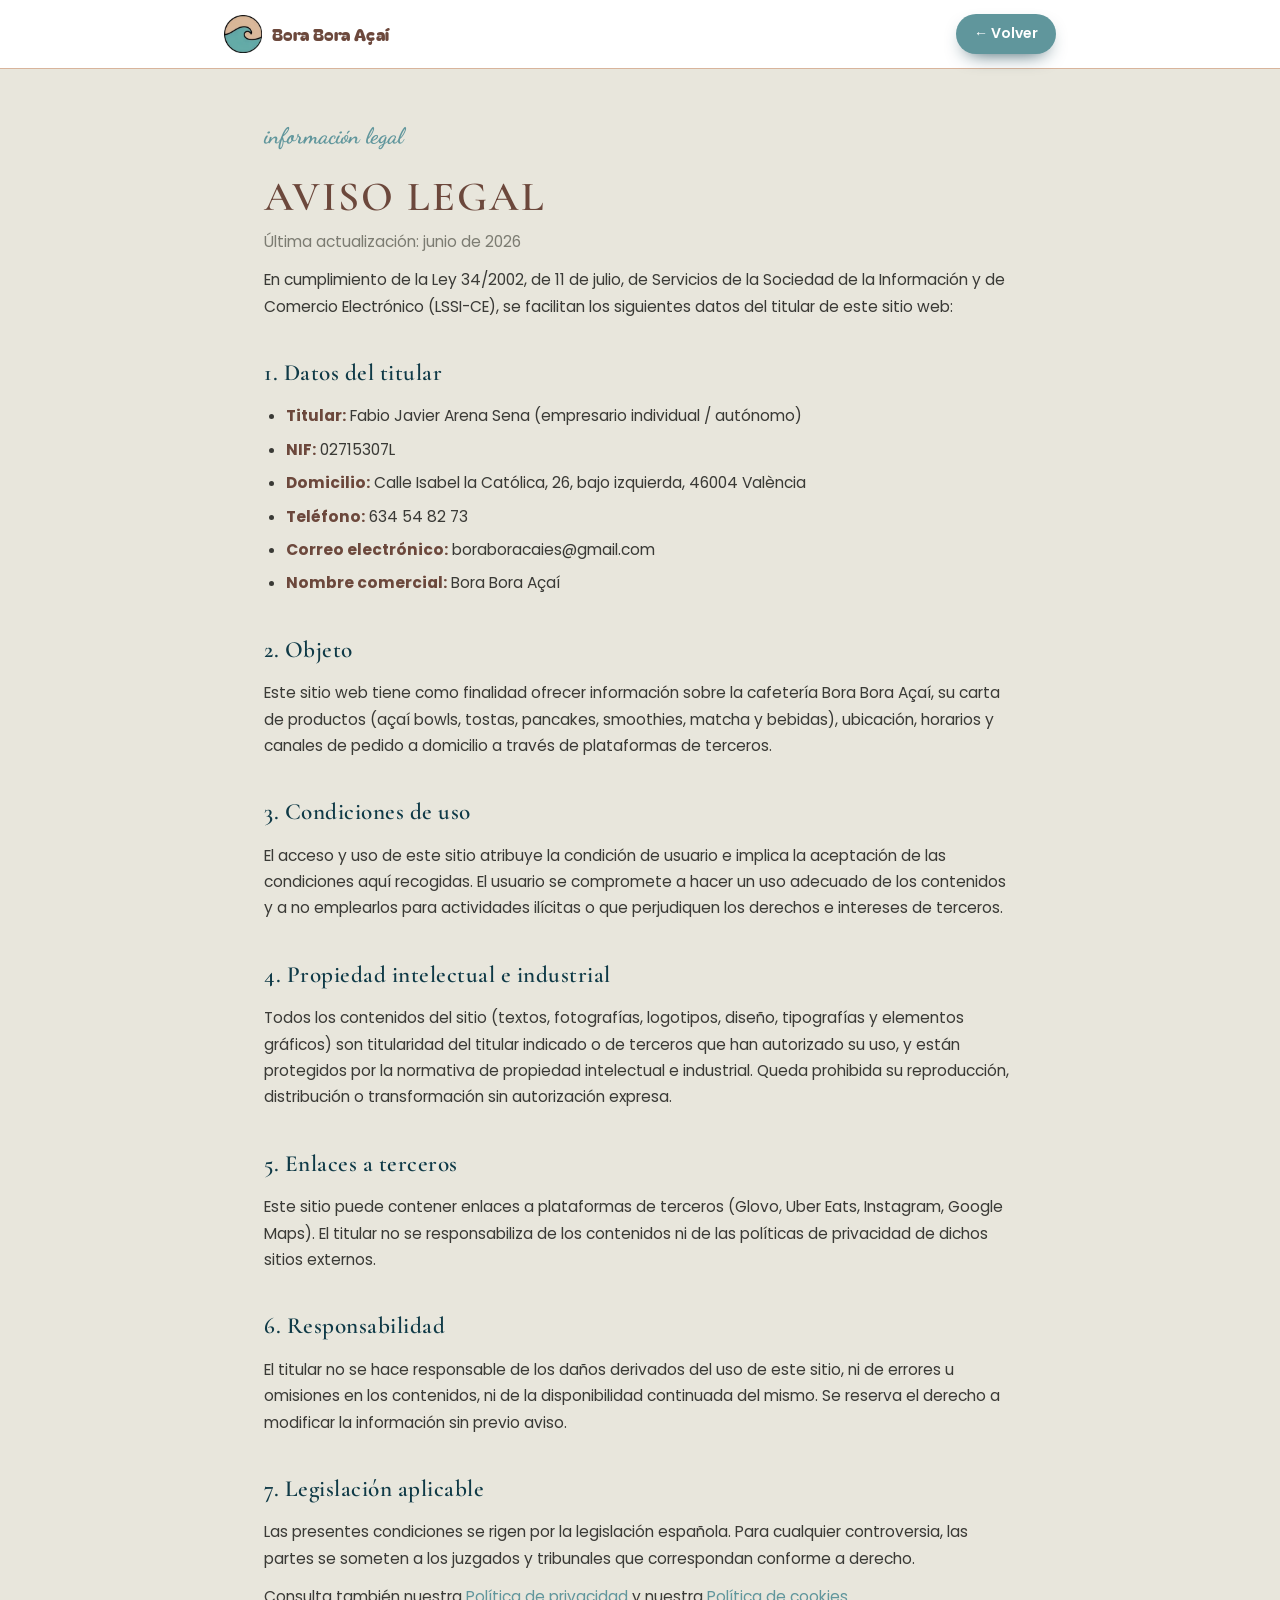
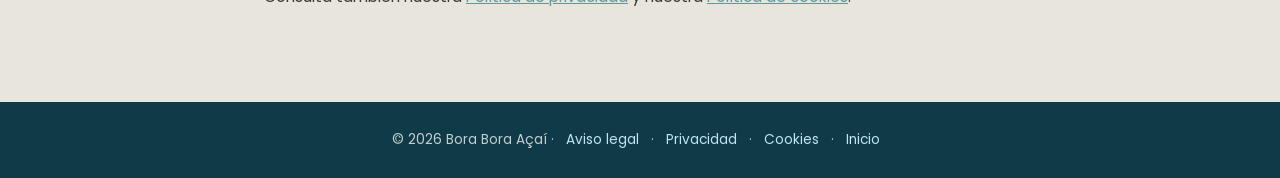
<file: aviso-legal.html>
<!DOCTYPE html>
<html lang="es">
<head>
<meta charset="UTF-8">
<meta name="viewport" content="width=device-width, initial-scale=1.0">
<title>Aviso legal · Bora Bora Açaí</title>
<meta name="description" content="Aviso legal de Bora Bora Açaí.">
<meta name="robots" content="noindex, follow">
<link rel="canonical" href="https://boraboracai.es/aviso-legal.html">
<link rel="preconnect" href="https://fonts.googleapis.com">
<link rel="preconnect" href="https://fonts.gstatic.com" crossorigin>
<link href="https://fonts.googleapis.com/css2?family=Bagel+Fat+One&family=Cormorant+Garamond:wght@600&family=Dancing+Script:wght@700&family=Poppins:wght@300;400;600&display=swap" rel="stylesheet">
<link rel="stylesheet" href="legal.css">
</head>
<body>

<header class="legal-header">
  <div class="bar">
    <a class="legal-brand" href="index.html"><img src="assets/logo-bora.png" alt="Bora Bora Açaí"><b>Bora Bora Açaí</b></a>
    <a class="legal-back" href="index.html">← Volver</a>
  </div>
</header>

<main class="legal-wrap">
  <span class="legal-kicker">información legal</span>
  <h1>Aviso legal</h1>
  <p class="legal-updated">Última actualización: junio de 2026</p>

  <p>En cumplimiento de la Ley 34/2002, de 11 de julio, de Servicios de la Sociedad de la Información y de Comercio Electrónico (LSSI-CE), se facilitan los siguientes datos del titular de este sitio web:</p>

  <h2>1. Datos del titular</h2>
  <ul>
    <li><strong>Titular:</strong> Fabio Javier Arena Sena (empresario individual / autónomo)</li>
    <li><strong>NIF:</strong> 02715307L</li>
    <li><strong>Domicilio:</strong> Calle Isabel la Católica, 26, bajo izquierda, 46004 València</li>
    <li><strong>Teléfono:</strong> 634 54 82 73</li>
    <li><strong>Correo electrónico:</strong> boraboracaies@gmail.com</li>
    <li><strong>Nombre comercial:</strong> Bora Bora Açaí</li>
  </ul>

  <h2>2. Objeto</h2>
  <p>Este sitio web tiene como finalidad ofrecer información sobre la cafetería Bora Bora Açaí, su carta de productos (açaí bowls, tostas, pancakes, smoothies, matcha y bebidas), ubicación, horarios y canales de pedido a domicilio a través de plataformas de terceros.</p>

  <h2>3. Condiciones de uso</h2>
  <p>El acceso y uso de este sitio atribuye la condición de usuario e implica la aceptación de las condiciones aquí recogidas. El usuario se compromete a hacer un uso adecuado de los contenidos y a no emplearlos para actividades ilícitas o que perjudiquen los derechos e intereses de terceros.</p>

  <h2>4. Propiedad intelectual e industrial</h2>
  <p>Todos los contenidos del sitio (textos, fotografías, logotipos, diseño, tipografías y elementos gráficos) son titularidad del titular indicado o de terceros que han autorizado su uso, y están protegidos por la normativa de propiedad intelectual e industrial. Queda prohibida su reproducción, distribución o transformación sin autorización expresa.</p>

  <h2>5. Enlaces a terceros</h2>
  <p>Este sitio puede contener enlaces a plataformas de terceros (Glovo, Uber Eats, Instagram, Google Maps). El titular no se responsabiliza de los contenidos ni de las políticas de privacidad de dichos sitios externos.</p>

  <h2>6. Responsabilidad</h2>
  <p>El titular no se hace responsable de los daños derivados del uso de este sitio, ni de errores u omisiones en los contenidos, ni de la disponibilidad continuada del mismo. Se reserva el derecho a modificar la información sin previo aviso.</p>

  <h2>7. Legislación aplicable</h2>
  <p>Las presentes condiciones se rigen por la legislación española. Para cualquier controversia, las partes se someten a los juzgados y tribunales que correspondan conforme a derecho.</p>

  <p>Consulta también nuestra <a href="privacidad.html">Política de privacidad</a> y nuestra <a href="cookies.html">Política de cookies</a>.</p>
</main>

<footer class="legal-footer">
  © <span id="y"></span> Bora Bora Açaí ·
  <a href="aviso-legal.html">Aviso legal</a> ·
  <a href="privacidad.html">Privacidad</a> ·
  <a href="cookies.html">Cookies</a> ·
  <a href="index.html">Inicio</a>
  <script>document.getElementById('y').textContent=new Date().getFullYear()</script>
</footer>

</body>
</html>
</file>
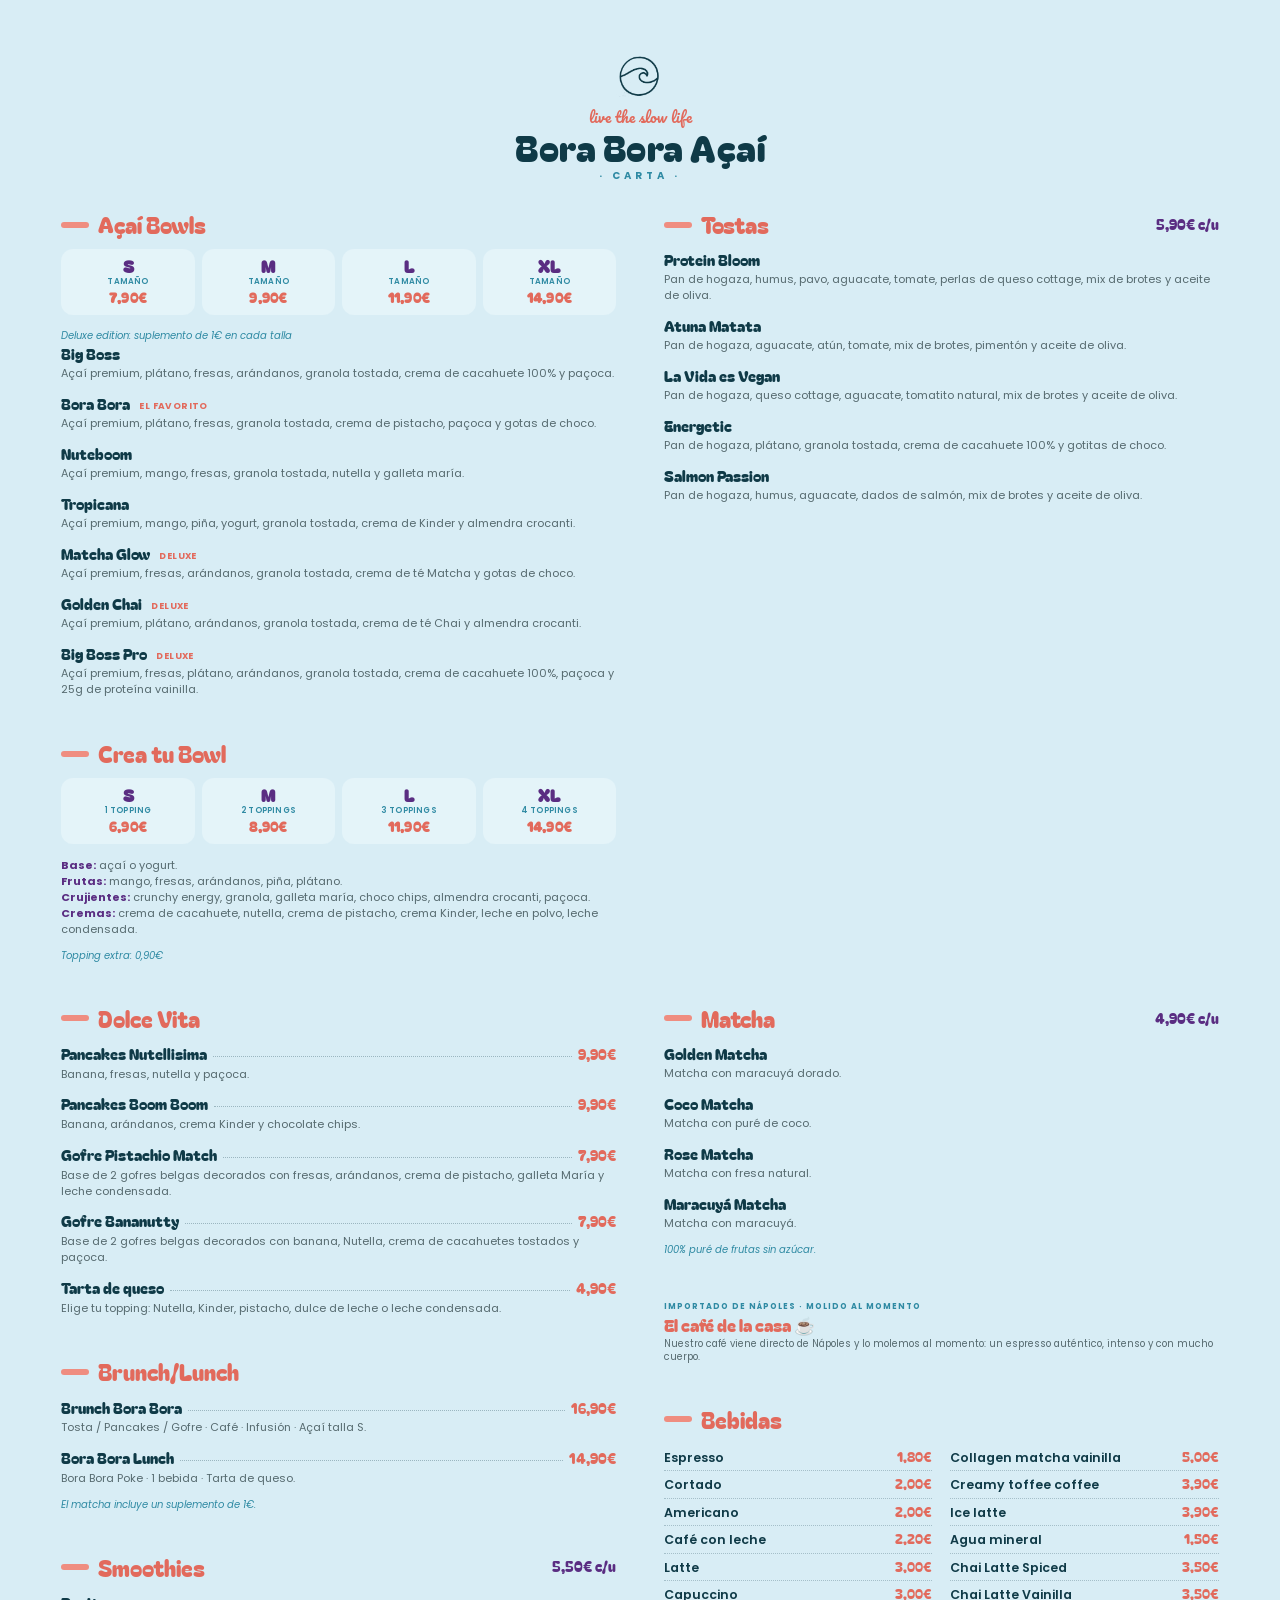
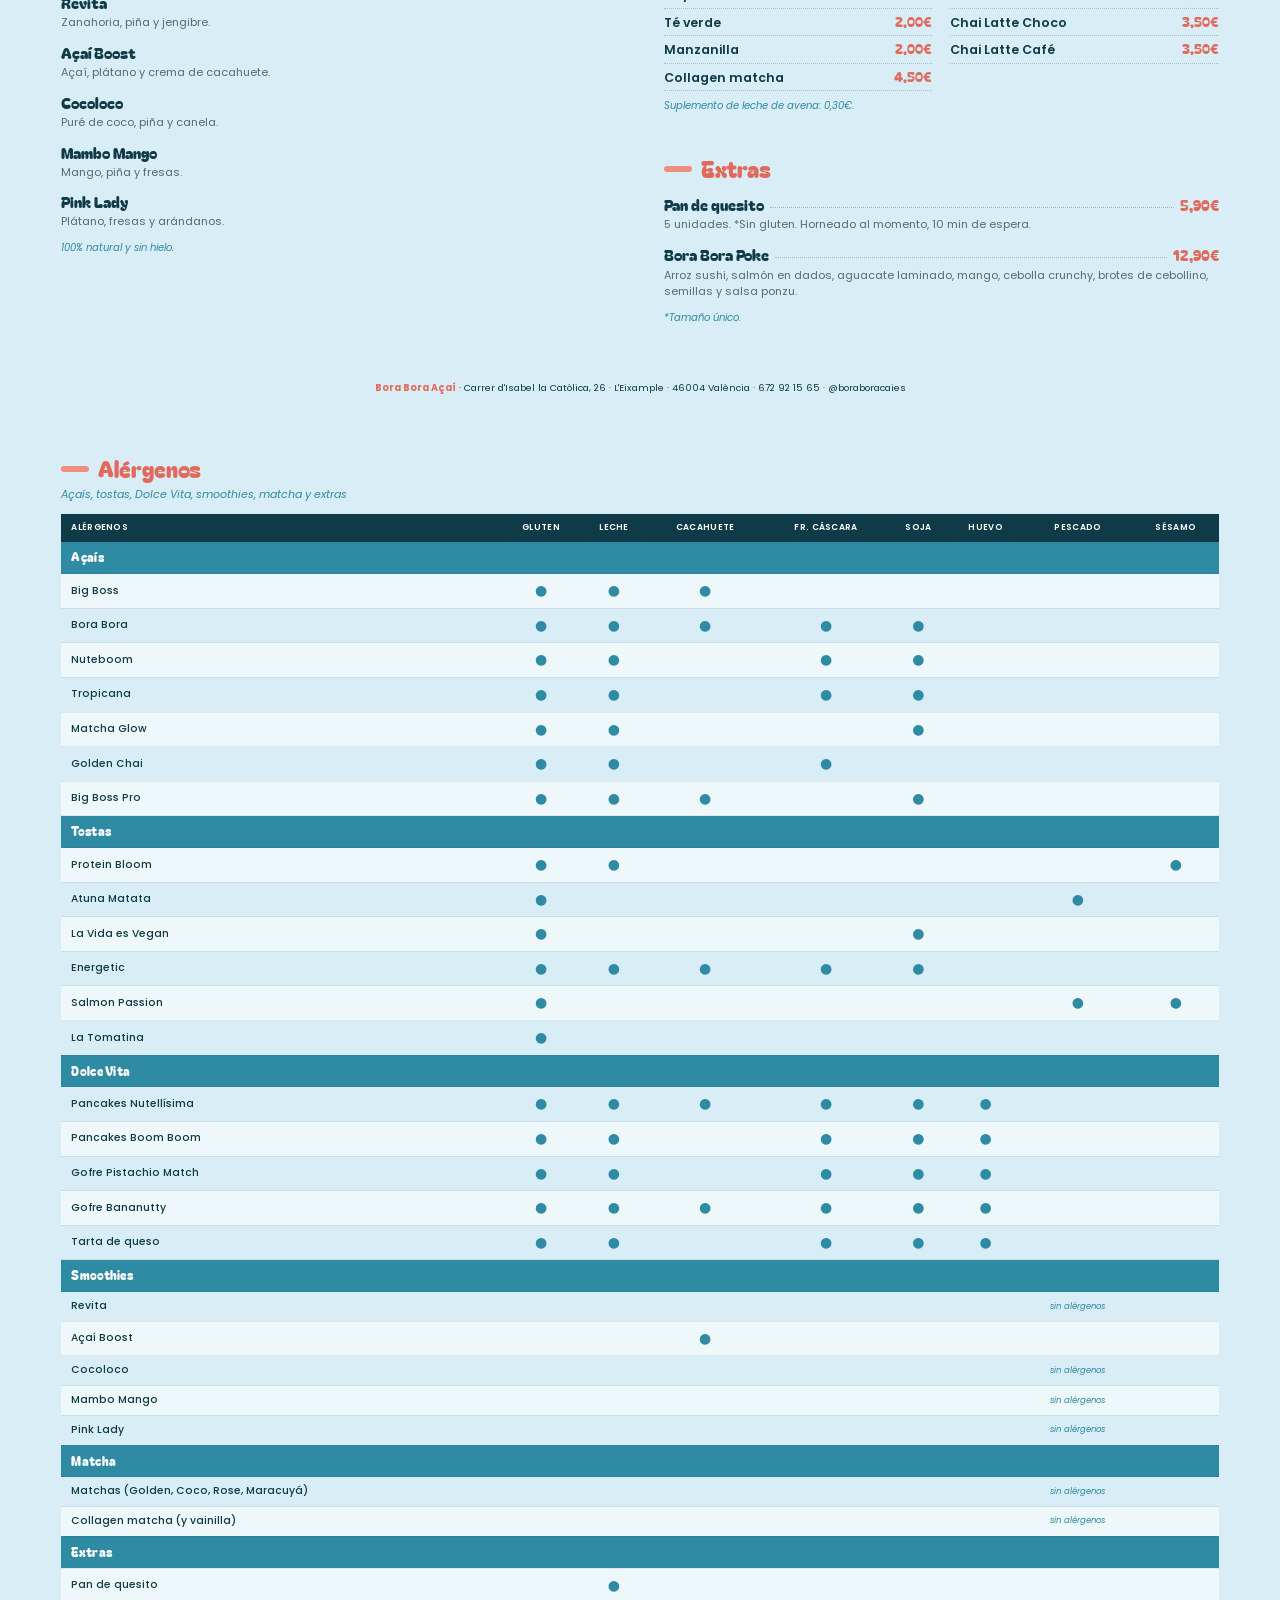
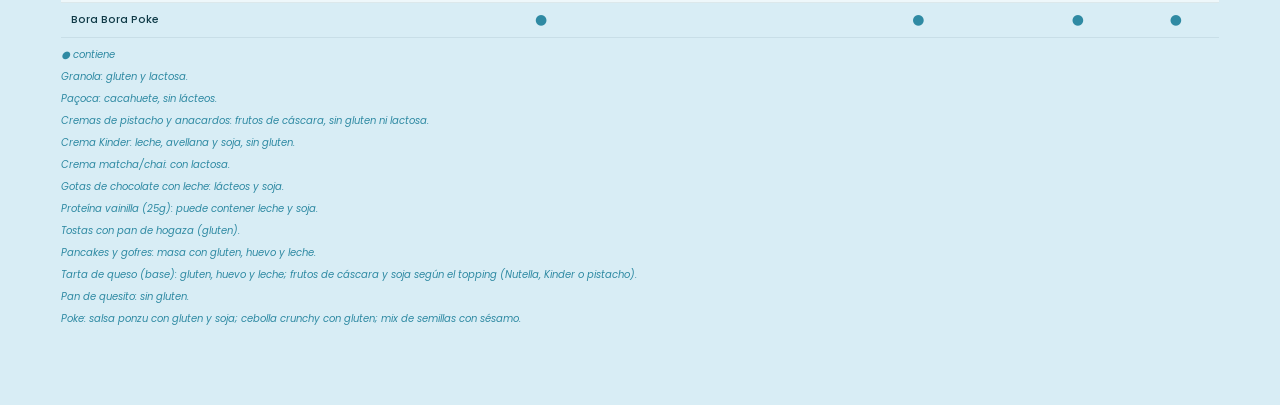
<file: carta.html>
<!DOCTYPE html>
<html lang="es">
<head>
<meta charset="UTF-8">
<title>Carta · Bora Bora Açaí</title>
<meta name="robots" content="noindex, follow">
<link rel="preconnect" href="https://fonts.googleapis.com">
<link rel="preconnect" href="https://fonts.gstatic.com" crossorigin>
<link href="https://fonts.googleapis.com/css2?family=Bagel+Fat+One&family=Pacifico&family=Poppins:wght@300;400;500;600;700&display=swap" rel="stylesheet">
<style>
:root{
  --ocean:#0f3a47; --sea:#2f8aa3; --acai:#5a2d82; --coral:#ef8d80; --coral-deep:#e26a5c;
  --ink:#1d2b30; --deep-teal:#1c4a54; --sand-deep:#efe3cf;
}
@page{ size:A4; margin:0; }
*{margin:0;padding:0;box-sizing:border-box}
html{background:#d8edf5;-webkit-print-color-adjust:exact;print-color-adjust:exact}
body{
  font-family:'Poppins',system-ui,sans-serif;color:var(--ink);line-height:1.4;
  -webkit-print-color-adjust:exact;print-color-adjust:exact;
  padding:13mm 12mm 13mm;
  /* fondo azul claro SÓLIDO (sin degradado): se ve igual en todos los visores, también en móvil */
  background:#d8edf5;
}
h1,h2,h3{font-family:'Bagel Fat One',cursive;font-weight:400;line-height:1.05}

/* cabecera */
.head{text-align:center;margin-bottom:16px}
.head img{width:48px;height:48px;object-fit:contain;margin-bottom:4px}
.head .kicker{font-family:'Pacifico',cursive;color:var(--coral-deep);font-size:15px;margin:-2px 0 1px}
.head h1{font-size:36px;color:var(--ocean);letter-spacing:.5px}
.head .sub{font-size:10px;color:var(--sea);letter-spacing:4px;text-transform:uppercase;margin-top:4px;font-weight:700}

/* rejilla por secciones */
.page{column-count:2;column-gap:16px;break-after:page}
.page:last-of-type{break-after:auto;padding-top:13mm}
.card{
  break-inside:avoid;width:100%;display:inline-block;margin-bottom:18px;
  background:transparent;border:0;border-radius:20px;
  padding:14px 16px 12px;
}
.card-h{display:flex;align-items:center;gap:9px;margin-bottom:13px}
.card-h .bar{width:28px;height:6px;border-radius:4px;background:var(--coral);flex:none}
.card-h h2{font-size:22px;color:var(--coral-deep)}
.card-h .pi{margin-left:auto;font-family:'Bagel Fat One',cursive;color:var(--acai);font-size:14px;white-space:nowrap}

/* tallas */
.sizes{display:flex;gap:7px;margin-bottom:14px}
.size{flex:1;text-align:center;background:#e4f4f9;border-radius:12px;padding:8px 2px}
.size b{display:block;font-family:'Bagel Fat One',cursive;color:var(--acai);font-size:17px;line-height:1.1}
.size span{display:block;font-size:8px;color:var(--sea);font-weight:600;letter-spacing:.2px}
.size .pr{font-family:'Bagel Fat One',cursive;color:var(--coral-deep);font-size:13px;margin-top:2px}

/* items */
.item{margin-bottom:11px}
.item:last-child{margin-bottom:0}
.item .row{display:flex;align-items:baseline;justify-content:space-between;gap:6px}
.item .nm{font-family:'Bagel Fat One',cursive;color:var(--ocean);font-size:15px}
.item .nm .fav{font-family:'Poppins',sans-serif;color:var(--coral-deep);font-size:9px;font-weight:700;margin-left:6px;text-transform:uppercase;letter-spacing:.4px;vertical-align:middle}
.item .leader{flex:1;border-bottom:1.5px dotted rgba(15,58,71,.3);transform:translateY(-3px)}
.item .pr{font-family:'Bagel Fat One',cursive;color:var(--coral-deep);font-size:14px;white-space:nowrap}
.item .desc{font-size:11px;color:#566a6f;margin-top:2px;line-height:1.45}

/* bebidas */
.simple{column-count:2;column-gap:18px}
.simple .l{display:flex;align-items:baseline;justify-content:space-between;gap:6px;
  break-inside:avoid;padding:4px 0;border-bottom:1px dotted rgba(15,58,71,.25);font-size:12.5px}
.simple .l .nm{color:var(--ocean);font-weight:600}
.simple .l .pr{font-family:'Bagel Fat One',cursive;color:var(--coral-deep);white-space:nowrap}

.note{font-size:10px;color:var(--sea);font-style:italic;margin-top:8px}

/* café destacado */
.card.coffee{background:transparent;border:0;color:var(--ink)}
.card.coffee .it{font-size:8px;letter-spacing:1px;text-transform:uppercase;color:var(--sea);font-weight:700;margin-bottom:4px}
.card.coffee h3{font-size:17px;margin-bottom:3px;color:var(--coral-deep)}
.card.coffee p{font-size:9.7px;color:#566a6f;line-height:1.4}

.foot{column-span:all;text-align:center;margin-top:18px;font-size:9.5px;color:var(--ocean);
  background:transparent;padding:8px 0 0}
.foot b{color:var(--coral-deep)}

/* alérgenos */
.page.allergens{column-count:1}
.allergy-table{width:100%;border-collapse:collapse;font-size:10.5px;margin-top:2px}
.allergy-table th{background:var(--ocean);color:#fff;font-weight:600;font-size:8.5px;text-transform:uppercase;letter-spacing:.3px;padding:8px 4px;text-align:center}
.allergy-table th:first-child{text-align:left;padding-left:10px}
.allergy-table td{padding:7px 4px;text-align:center;border-bottom:1px solid rgba(15,58,71,.08)}
.allergy-table td:first-child{text-align:left;padding-left:10px;color:var(--ocean);font-weight:500}
.allergy-table tbody tr:nth-child(even):not(.sec) td{background:#eef7fa}
.allergy-table tr.sec td{background:var(--sea);color:#fff;font-family:'Bagel Fat One',cursive;font-size:12px;text-align:left;padding:7px 10px;letter-spacing:.3px}
.allergy-table .dot{color:var(--sea);font-size:14px}
.allergy-table .q{color:var(--coral-deep);font-weight:700}
.allergy-table .none{font-size:8.5px;color:var(--sea);font-style:italic}
</style>
</head>
<body>

<div class="head">
  <img src="assets/logo-dark.png" alt="">
  <div class="kicker">live the slow life</div>
  <h1>Bora Bora Açaí</h1>
  <div class="sub">· Carta ·</div>
</div>

<div class="page">

  <!-- AÇAÍ BOWLS -->
  <div class="card">
    <div class="card-h"><span class="bar"></span><h2>Açaí Bowls</h2></div>
    <div class="sizes">
      <div class="size"><b>S</b><span>TAMAÑO</span><span class="pr">7,90€</span></div>
      <div class="size"><b>M</b><span>TAMAÑO</span><span class="pr">9,90€</span></div>
      <div class="size"><b>L</b><span>TAMAÑO</span><span class="pr">11,90€</span></div>
      <div class="size"><b>XL</b><span>TAMAÑO</span><span class="pr">14,90€</span></div>
    </div>
    <div class="note">Deluxe edition: suplemento de 1€ en cada talla</div>
    <div class="item"><div class="row"><span class="nm">Big Boss</span></div><div class="desc">Açaí premium, plátano, fresas, arándanos, granola tostada, crema de cacahuete 100% y paçoca.</div></div>
    <div class="item"><div class="row"><span class="nm">Bora Bora <span class="fav">el favorito</span></span></div><div class="desc">Açaí premium, plátano, fresas, granola tostada, crema de pistacho, paçoca y gotas de choco.</div></div>
    <div class="item"><div class="row"><span class="nm">Nuteboom</span></div><div class="desc">Açaí premium, mango, fresas, granola tostada, nutella y galleta maría.</div></div>
    <div class="item"><div class="row"><span class="nm">Tropicana</span></div><div class="desc">Açaí premium, mango, piña, yogurt, granola tostada, crema de Kinder y almendra crocanti.</div></div>
    <div class="item"><div class="row"><span class="nm">Matcha Glow <span class="fav">deluxe</span></span></div><div class="desc">Açaí premium, fresas, arándanos, granola tostada, crema de té Matcha y gotas de choco.</div></div>
    <div class="item"><div class="row"><span class="nm">Golden Chai <span class="fav">deluxe</span></span></div><div class="desc">Açaí premium, plátano, arándanos, granola tostada, crema de té Chai y almendra crocanti.</div></div>
    <div class="item"><div class="row"><span class="nm">Big Boss Pro <span class="fav">deluxe</span></span></div><div class="desc">Açaí premium, fresas, plátano, arándanos, granola tostada, crema de cacahuete 100%, paçoca y 25g de proteína vainilla.</div></div>
  </div>

  <!-- CREA TU BOWL -->
  <div class="card">
    <div class="card-h"><span class="bar"></span><h2>Crea tu Bowl</h2></div>
    <div class="sizes">
      <div class="size"><b>S</b><span>1 TOPPING</span><span class="pr">6,90€</span></div>
      <div class="size"><b>M</b><span>2 TOPPINGS</span><span class="pr">8,90€</span></div>
      <div class="size"><b>L</b><span>3 TOPPINGS</span><span class="pr">11,90€</span></div>
      <div class="size"><b>XL</b><span>4 TOPPINGS</span><span class="pr">14,90€</span></div>
    </div>
    <div class="item"><div class="desc"><b style="color:var(--acai)">Base:</b> açaí o yogurt.<br><b style="color:var(--acai)">Frutas:</b> mango, fresas, arándanos, piña, plátano.<br><b style="color:var(--acai)">Crujientes:</b> crunchy energy, granola, galleta maría, choco chips, almendra crocanti, paçoca.<br><b style="color:var(--acai)">Cremas:</b> crema de cacahuete, nutella, crema de pistacho, crema Kinder, leche en polvo, leche condensada.</div></div>
    <div class="note">Topping extra: 0,90€</div>
  </div>

  <!-- TOSTAS -->
  <div class="card">
    <div class="card-h"><span class="bar"></span><h2>Tostas</h2><span class="pi">5,90€ c/u</span></div>
    <div class="item"><div class="row"><span class="nm">Protein Bloom</span></div><div class="desc">Pan de hogaza, humus, pavo, aguacate, tomate, perlas de queso cottage, mix de brotes y aceite de oliva.</div></div>
    <div class="item"><div class="row"><span class="nm">Atuna Matata</span></div><div class="desc">Pan de hogaza, aguacate, atún, tomate, mix de brotes, pimentón y aceite de oliva.</div></div>
    <div class="item"><div class="row"><span class="nm">La Vida es Vegan</span></div><div class="desc">Pan de hogaza, queso cottage, aguacate, tomatito natural, mix de brotes y aceite de oliva.</div></div>
    <div class="item"><div class="row"><span class="nm">Energetic</span></div><div class="desc">Pan de hogaza, plátano, granola tostada, crema de cacahuete 100% y gotitas de choco.</div></div>
    <div class="item"><div class="row"><span class="nm">Salmon Passion</span></div><div class="desc">Pan de hogaza, humus, aguacate, dados de salmón, mix de brotes y aceite de oliva.</div></div>
  </div>

  </div>

  <div class="page">

  <!-- DOLCE VITA -->
  <div class="card">
    <div class="card-h"><span class="bar"></span><h2>Dolce Vita</h2></div>
    <div class="item"><div class="row"><span class="nm">Pancakes Nutellisima</span><span class="leader"></span><span class="pr">9,90€</span></div><div class="desc">Banana, fresas, nutella y paçoca.</div></div>
    <div class="item"><div class="row"><span class="nm">Pancakes Boom Boom</span><span class="leader"></span><span class="pr">9,90€</span></div><div class="desc">Banana, arándanos, crema Kinder y chocolate chips.</div></div>
    <div class="item"><div class="row"><span class="nm">Gofre Pistachio Match</span><span class="leader"></span><span class="pr">7,90€</span></div><div class="desc">Base de 2 gofres belgas decorados con fresas, arándanos, crema de pistacho, galleta María y leche condensada.</div></div>
    <div class="item"><div class="row"><span class="nm">Gofre Bananutty</span><span class="leader"></span><span class="pr">7,90€</span></div><div class="desc">Base de 2 gofres belgas decorados con banana, Nutella, crema de cacahuetes tostados y paçoca.</div></div>
    <div class="item"><div class="row"><span class="nm">Tarta de queso</span><span class="leader"></span><span class="pr">4,90€</span></div><div class="desc">Elige tu topping: Nutella, Kinder, pistacho, dulce de leche o leche condensada.</div></div>
  </div>

  <!-- BRUNCH / LUNCH -->
  <div class="card">
    <div class="card-h"><span class="bar"></span><h2>Brunch/Lunch</h2></div>
    <div class="item"><div class="row"><span class="nm">Brunch Bora Bora</span><span class="leader"></span><span class="pr">16,90€</span></div><div class="desc">Tosta / Pancakes / Gofre · Café · Infusión · Açaí talla S.</div></div>
    <div class="item"><div class="row"><span class="nm">Bora Bora Lunch</span><span class="leader"></span><span class="pr">14,90€</span></div><div class="desc">Bora Bora Poke · 1 bebida · Tarta de queso.</div></div>
    <div class="note">El matcha incluye un suplemento de 1€.</div>
  </div>

  <!-- SMOOTHIES -->
  <div class="card">
    <div class="card-h"><span class="bar"></span><h2>Smoothies</h2><span class="pi">5,50€ c/u</span></div>
    <div class="item"><div class="row"><span class="nm">Revita</span></div><div class="desc">Zanahoria, piña y jengibre.</div></div>
    <div class="item"><div class="row"><span class="nm">Açaí Boost</span></div><div class="desc">Açaí, plátano y crema de cacahuete.</div></div>
    <div class="item"><div class="row"><span class="nm">Cocoloco</span></div><div class="desc">Puré de coco, piña y canela.</div></div>
    <div class="item"><div class="row"><span class="nm">Mambo Mango</span></div><div class="desc">Mango, piña y fresas.</div></div>
    <div class="item"><div class="row"><span class="nm">Pink Lady</span></div><div class="desc">Plátano, fresas y arándanos.</div></div>
    <div class="note">100% natural y sin hielo.</div>
  </div>

  <!-- MATCHA -->
  <div class="card">
    <div class="card-h"><span class="bar"></span><h2>Matcha</h2><span class="pi">4,90€ c/u</span></div>
    <div class="item"><div class="row"><span class="nm">Golden Matcha</span></div><div class="desc">Matcha con maracuyá dorado.</div></div>
    <div class="item"><div class="row"><span class="nm">Coco Matcha</span></div><div class="desc">Matcha con puré de coco.</div></div>
    <div class="item"><div class="row"><span class="nm">Rose Matcha</span></div><div class="desc">Matcha con fresa natural.</div></div>
    <div class="item"><div class="row"><span class="nm">Maracuyá Matcha</span></div><div class="desc">Matcha con maracuyá.</div></div>
    <div class="note">100% puré de frutas sin azúcar.</div>
  </div>

  <!-- CAFÉ -->
  <div class="card coffee">
    <div class="it">importado de Nápoles · molido al momento</div>
    <h3>El café de la casa ☕</h3>
    <p>Nuestro café viene directo de Nápoles y lo molemos al momento: un espresso auténtico, intenso y con mucho cuerpo.</p>
  </div>

  <!-- BEBIDAS -->
  <div class="card">
    <div class="card-h"><span class="bar"></span><h2>Bebidas</h2></div>
    <div class="simple">
      <div class="l"><span class="nm">Espresso</span><span class="pr">1,80€</span></div>
      <div class="l"><span class="nm">Cortado</span><span class="pr">2,00€</span></div>
      <div class="l"><span class="nm">Americano</span><span class="pr">2,00€</span></div>
      <div class="l"><span class="nm">Café con leche</span><span class="pr">2,20€</span></div>
      <div class="l"><span class="nm">Latte</span><span class="pr">3,00€</span></div>
      <div class="l"><span class="nm">Capuccino</span><span class="pr">3,00€</span></div>
      <div class="l"><span class="nm">Té verde</span><span class="pr">2,00€</span></div>
      <div class="l"><span class="nm">Manzanilla</span><span class="pr">2,00€</span></div>
      <div class="l"><span class="nm">Collagen matcha</span><span class="pr">4,50€</span></div>
      <div class="l"><span class="nm">Collagen matcha vainilla</span><span class="pr">5,00€</span></div>
      <div class="l"><span class="nm">Creamy toffee coffee</span><span class="pr">3,90€</span></div>
      <div class="l"><span class="nm">Ice latte</span><span class="pr">3,90€</span></div>
      <div class="l"><span class="nm">Agua mineral</span><span class="pr">1,50€</span></div>
      <div class="l"><span class="nm">Chai Latte Spiced</span><span class="pr">3,50€</span></div>
      <div class="l"><span class="nm">Chai Latte Vainilla</span><span class="pr">3,50€</span></div>
      <div class="l"><span class="nm">Chai Latte Choco</span><span class="pr">3,50€</span></div>
      <div class="l"><span class="nm">Chai Latte Café</span><span class="pr">3,50€</span></div>
    </div>
    <div class="note">Suplemento de leche de avena: 0,30€.</div>
  </div>

  <!-- EXTRAS -->
  <div class="card">
    <div class="card-h"><span class="bar"></span><h2>Extras</h2></div>
    <div class="item"><div class="row"><span class="nm">Pan de quesito</span><span class="leader"></span><span class="pr">5,90€</span></div><div class="desc">5 unidades. *Sin gluten. Horneado al momento, 10 min de espera.</div></div>
    <div class="item"><div class="row"><span class="nm">Bora Bora Poke</span><span class="leader"></span><span class="pr">12,90€</span></div><div class="desc">Arroz sushi, salmón en dados, aguacate laminado, mango, cebolla crunchy, brotes de cebollino, semillas y salsa ponzu.</div></div>
    <div class="note">*Tamaño único.</div>
  </div>

  <div class="foot">
    <b>Bora Bora Açaí</b> · Carrer d'Isabel la Catòlica, 26 · L'Eixample · 46004 València · 672 92 15 65 · @boraboracaies
  </div>

</div>

<div class="page allergens">

  <!-- ALÉRGENOS -->
  <div class="card" style="width:100%">
    <div class="card-h"><span class="bar"></span><h2>Alérgenos</h2></div>
    <div class="note" style="margin:-6px 0 12px;font-size:11px">Açaís, tostas, Dolce Vita, smoothies, matcha y extras</div>
    <table class="allergy-table">
      <thead>
        <tr><th>Alérgenos</th><th>Gluten</th><th>Leche</th><th>Cacahuete</th><th>Fr. cáscara</th><th>Soja</th><th>Huevo</th><th>Pescado</th><th>Sésamo</th></tr>
      </thead>
      <tbody>
        <tr class="sec"><td colspan="9">Açaís</td></tr>
        <tr><td>Big Boss</td><td class="dot">●</td><td class="dot">●</td><td class="dot">●</td><td></td><td></td><td></td><td></td><td></td></tr>
        <tr><td>Bora Bora</td><td class="dot">●</td><td class="dot">●</td><td class="dot">●</td><td class="dot">●</td><td class="dot">●</td><td></td><td></td><td></td></tr>
        <tr><td>Nuteboom</td><td class="dot">●</td><td class="dot">●</td><td></td><td class="dot">●</td><td class="dot">●</td><td></td><td></td><td></td></tr>
        <tr><td>Tropicana</td><td class="dot">●</td><td class="dot">●</td><td></td><td class="dot">●</td><td class="dot">●</td><td></td><td></td><td></td></tr>
        <tr><td>Matcha Glow</td><td class="dot">●</td><td class="dot">●</td><td></td><td></td><td class="dot">●</td><td></td><td></td><td></td></tr>
        <tr><td>Golden Chai</td><td class="dot">●</td><td class="dot">●</td><td></td><td class="dot">●</td><td></td><td></td><td></td><td></td></tr>
        <tr><td>Big Boss Pro</td><td class="dot">●</td><td class="dot">●</td><td class="dot">●</td><td></td><td class="dot">●</td><td></td><td></td><td></td></tr>

        <tr class="sec"><td colspan="9">Tostas</td></tr>
        <tr><td>Protein Bloom</td><td class="dot">●</td><td class="dot">●</td><td></td><td></td><td></td><td></td><td></td><td class="dot">●</td></tr>
        <tr><td>Atuna Matata</td><td class="dot">●</td><td></td><td></td><td></td><td></td><td></td><td class="dot">●</td><td></td></tr>
        <tr><td>La Vida es Vegan</td><td class="dot">●</td><td></td><td></td><td></td><td class="dot">●</td><td></td><td></td><td></td></tr>
        <tr><td>Energetic</td><td class="dot">●</td><td class="dot">●</td><td class="dot">●</td><td class="dot">●</td><td class="dot">●</td><td></td><td></td><td></td></tr>
        <tr><td>Salmon Passion</td><td class="dot">●</td><td></td><td></td><td></td><td></td><td></td><td class="dot">●</td><td class="dot">●</td></tr>
        <tr><td>La Tomatina</td><td class="dot">●</td><td></td><td></td><td></td><td></td><td></td><td></td><td></td></tr>

        <tr class="sec"><td colspan="9">Dolce Vita</td></tr>
        <tr><td>Pancakes Nutellísima</td><td class="dot">●</td><td class="dot">●</td><td class="dot">●</td><td class="dot">●</td><td class="dot">●</td><td class="dot">●</td><td></td><td></td></tr>
        <tr><td>Pancakes Boom Boom</td><td class="dot">●</td><td class="dot">●</td><td></td><td class="dot">●</td><td class="dot">●</td><td class="dot">●</td><td></td><td></td></tr>
        <tr><td>Gofre Pistachio Match</td><td class="dot">●</td><td class="dot">●</td><td></td><td class="dot">●</td><td class="dot">●</td><td class="dot">●</td><td></td><td></td></tr>
        <tr><td>Gofre Bananutty</td><td class="dot">●</td><td class="dot">●</td><td class="dot">●</td><td class="dot">●</td><td class="dot">●</td><td class="dot">●</td><td></td><td></td></tr>
        <tr><td>Tarta de queso</td><td class="dot">●</td><td class="dot">●</td><td></td><td class="dot">●</td><td class="dot">●</td><td class="dot">●</td><td></td><td></td></tr>

        <tr class="sec"><td colspan="9">Smoothies</td></tr>
        <tr><td>Revita</td><td></td><td></td><td></td><td></td><td></td><td></td><td class="none">sin alérgenos</td><td></td></tr>
        <tr><td>Açaí Boost</td><td></td><td></td><td class="dot">●</td><td></td><td></td><td></td><td></td><td></td></tr>
        <tr><td>Cocoloco</td><td></td><td></td><td></td><td></td><td></td><td></td><td class="none">sin alérgenos</td><td></td></tr>
        <tr><td>Mambo Mango</td><td></td><td></td><td></td><td></td><td></td><td></td><td class="none">sin alérgenos</td><td></td></tr>
        <tr><td>Pink Lady</td><td></td><td></td><td></td><td></td><td></td><td></td><td class="none">sin alérgenos</td><td></td></tr>

        <tr class="sec"><td colspan="9">Matcha</td></tr>
        <tr><td>Matchas (Golden, Coco, Rose, Maracuyá)</td><td></td><td></td><td></td><td></td><td></td><td></td><td class="none">sin alérgenos</td><td></td></tr>
        <tr><td>Collagen matcha (y vainilla)</td><td></td><td></td><td></td><td></td><td></td><td></td><td class="none">sin alérgenos</td><td></td></tr>

        <tr class="sec"><td colspan="9">Extras</td></tr>
        <tr><td>Pan de quesito</td><td></td><td class="dot">●</td><td></td><td></td><td></td><td></td><td></td><td></td></tr>
        <tr><td>Bora Bora Poke</td><td class="dot">●</td><td></td><td></td><td></td><td class="dot">●</td><td></td><td class="dot">●</td><td class="dot">●</td></tr>
      </tbody>
    </table>
    <div class="note" style="margin-top:10px">● contiene</div>
    <div class="note">Granola: gluten y lactosa.</div>
    <div class="note">Paçoca: cacahuete, sin lácteos.</div>
    <div class="note">Cremas de pistacho y anacardos: frutos de cáscara, sin gluten ni lactosa.</div>
    <div class="note">Crema Kinder: leche, avellana y soja, sin gluten.</div>
    <div class="note">Crema matcha/chai: con lactosa.</div>
    <div class="note">Gotas de chocolate con leche: lácteos y soja.</div>
    <div class="note">Proteína vainilla (25g): puede contener leche y soja.</div>
    <div class="note">Tostas con pan de hogaza (gluten).</div>
    <div class="note">Pancakes y gofres: masa con gluten, huevo y leche.</div>
    <div class="note">Tarta de queso (base): gluten, huevo y leche; frutos de cáscara y soja según el topping (Nutella, Kinder o pistacho).</div>
    <div class="note">Pan de quesito: sin gluten.</div>
    <div class="note">Poke: salsa ponzu con gluten y soja; cebolla crunchy con gluten; mix de semillas con sésamo.</div>
  </div>

</div>

</body>
</html>
</file>
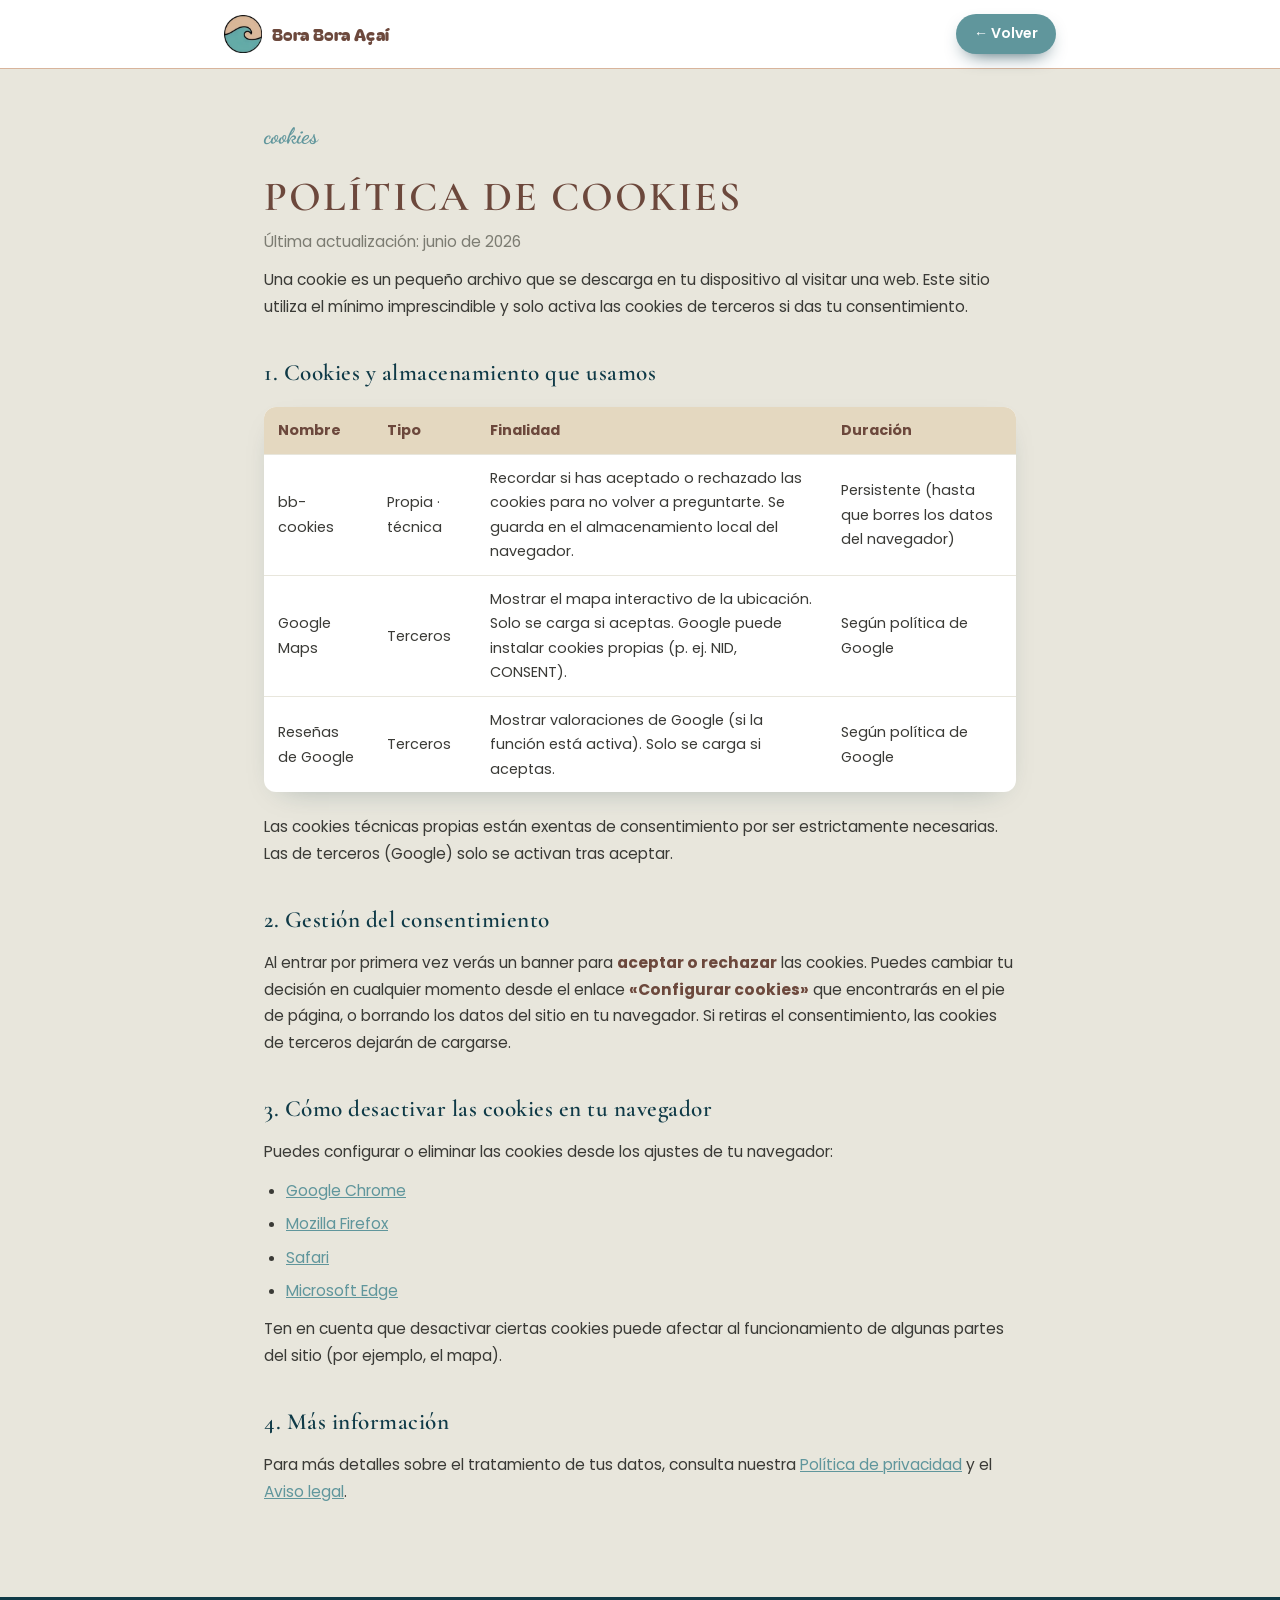
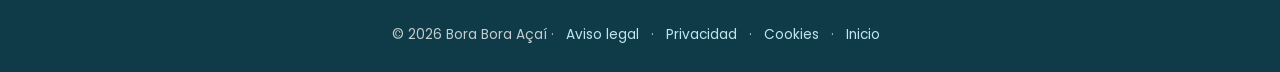
<file: cookies.html>
<!DOCTYPE html>
<html lang="es">
<head>
<meta charset="UTF-8">
<meta name="viewport" content="width=device-width, initial-scale=1.0">
<title>Política de cookies · Bora Bora Açaí</title>
<meta name="description" content="Política de cookies de Bora Bora Açaí.">
<meta name="robots" content="noindex, follow">
<link rel="canonical" href="https://boraboracai.es/cookies.html">
<link rel="preconnect" href="https://fonts.googleapis.com">
<link rel="preconnect" href="https://fonts.gstatic.com" crossorigin>
<link href="https://fonts.googleapis.com/css2?family=Bagel+Fat+One&family=Cormorant+Garamond:wght@600&family=Dancing+Script:wght@700&family=Poppins:wght@300;400;600&display=swap" rel="stylesheet">
<link rel="stylesheet" href="legal.css">
</head>
<body>

<header class="legal-header">
  <div class="bar">
    <a class="legal-brand" href="index.html"><img src="assets/logo-bora.png" alt="Bora Bora Açaí"><b>Bora Bora Açaí</b></a>
    <a class="legal-back" href="index.html">← Volver</a>
  </div>
</header>

<main class="legal-wrap">
  <span class="legal-kicker">cookies</span>
  <h1>Política de cookies</h1>
  <p class="legal-updated">Última actualización: junio de 2026</p>

  <p>Una cookie es un pequeño archivo que se descarga en tu dispositivo al visitar una web. Este sitio utiliza el mínimo imprescindible y solo activa las cookies de terceros si das tu consentimiento.</p>

  <h2>1. Cookies y almacenamiento que usamos</h2>
  <table class="legal-table">
    <thead>
      <tr><th>Nombre</th><th>Tipo</th><th>Finalidad</th><th>Duración</th></tr>
    </thead>
    <tbody>
      <tr>
        <td>bb-cookies</td>
        <td>Propia · técnica</td>
        <td>Recordar si has aceptado o rechazado las cookies para no volver a preguntarte. Se guarda en el almacenamiento local del navegador.</td>
        <td>Persistente (hasta que borres los datos del navegador)</td>
      </tr>
      <tr>
        <td>Google Maps</td>
        <td>Terceros</td>
        <td>Mostrar el mapa interactivo de la ubicación. Solo se carga si aceptas. Google puede instalar cookies propias (p. ej. NID, CONSENT).</td>
        <td>Según política de Google</td>
      </tr>
      <tr>
        <td>Reseñas de Google</td>
        <td>Terceros</td>
        <td>Mostrar valoraciones de Google (si la función está activa). Solo se carga si aceptas.</td>
        <td>Según política de Google</td>
      </tr>
    </tbody>
  </table>
  <p>Las cookies técnicas propias están exentas de consentimiento por ser estrictamente necesarias. Las de terceros (Google) solo se activan tras aceptar.</p>

  <h2>2. Gestión del consentimiento</h2>
  <p>Al entrar por primera vez verás un banner para <strong>aceptar o rechazar</strong> las cookies. Puedes cambiar tu decisión en cualquier momento desde el enlace <strong>«Configurar cookies»</strong> que encontrarás en el pie de página, o borrando los datos del sitio en tu navegador. Si retiras el consentimiento, las cookies de terceros dejarán de cargarse.</p>

  <h2>3. Cómo desactivar las cookies en tu navegador</h2>
  <p>Puedes configurar o eliminar las cookies desde los ajustes de tu navegador:</p>
  <ul>
    <li><a href="https://support.google.com/chrome/answer/95647" target="_blank" rel="noopener">Google Chrome</a></li>
    <li><a href="https://support.mozilla.org/es/kb/Borrar%20cookies" target="_blank" rel="noopener">Mozilla Firefox</a></li>
    <li><a href="https://support.apple.com/es-es/guide/safari/sfri11471/mac" target="_blank" rel="noopener">Safari</a></li>
    <li><a href="https://support.microsoft.com/es-es/microsoft-edge" target="_blank" rel="noopener">Microsoft Edge</a></li>
  </ul>
  <p>Ten en cuenta que desactivar ciertas cookies puede afectar al funcionamiento de algunas partes del sitio (por ejemplo, el mapa).</p>

  <h2>4. Más información</h2>
  <p>Para más detalles sobre el tratamiento de tus datos, consulta nuestra <a href="privacidad.html">Política de privacidad</a> y el <a href="aviso-legal.html">Aviso legal</a>.</p>
</main>

<footer class="legal-footer">
  © <span id="y"></span> Bora Bora Açaí ·
  <a href="aviso-legal.html">Aviso legal</a> ·
  <a href="privacidad.html">Privacidad</a> ·
  <a href="cookies.html">Cookies</a> ·
  <a href="index.html">Inicio</a>
  <script>document.getElementById('y').textContent=new Date().getFullYear()</script>
</footer>

</body>
</html>
</file>
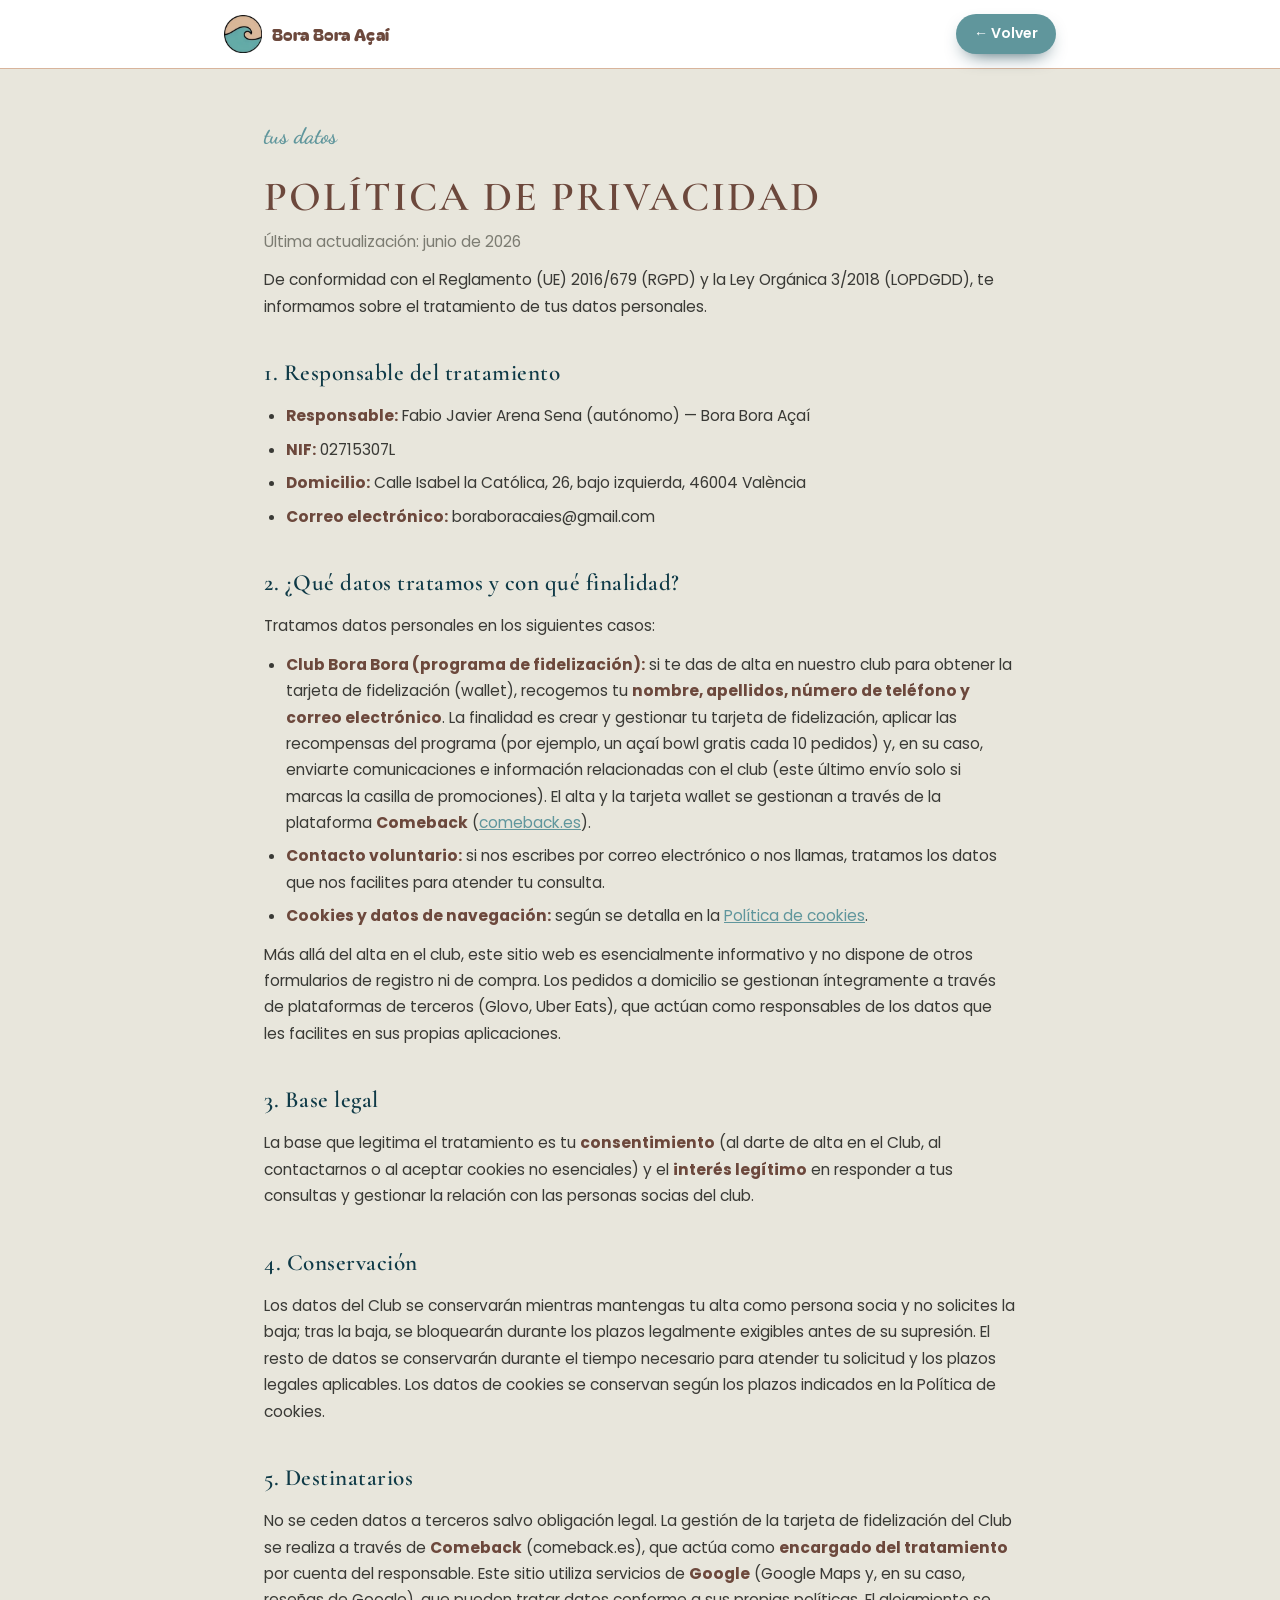
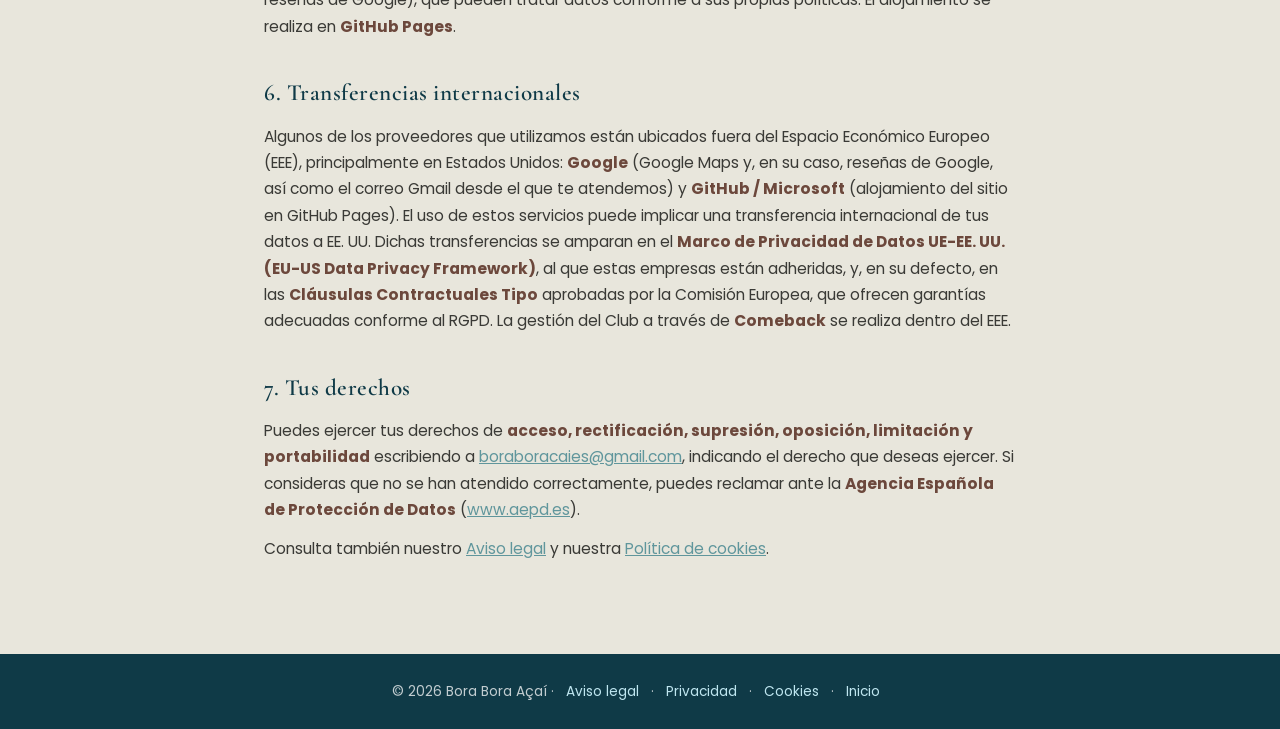
<file: privacidad.html>
<!DOCTYPE html>
<html lang="es">
<head>
<meta charset="UTF-8">
<meta name="viewport" content="width=device-width, initial-scale=1.0">
<title>Política de privacidad · Bora Bora Açaí</title>
<meta name="description" content="Política de privacidad de Bora Bora Açaí.">
<meta name="robots" content="noindex, follow">
<link rel="canonical" href="https://boraboracai.es/privacidad.html">
<link rel="preconnect" href="https://fonts.googleapis.com">
<link rel="preconnect" href="https://fonts.gstatic.com" crossorigin>
<link href="https://fonts.googleapis.com/css2?family=Bagel+Fat+One&family=Cormorant+Garamond:wght@600&family=Dancing+Script:wght@700&family=Poppins:wght@300;400;600&display=swap" rel="stylesheet">
<link rel="stylesheet" href="legal.css">
</head>
<body>

<header class="legal-header">
  <div class="bar">
    <a class="legal-brand" href="index.html"><img src="assets/logo-bora.png" alt="Bora Bora Açaí"><b>Bora Bora Açaí</b></a>
    <a class="legal-back" href="index.html">← Volver</a>
  </div>
</header>

<main class="legal-wrap">
  <span class="legal-kicker">tus datos</span>
  <h1>Política de privacidad</h1>
  <p class="legal-updated">Última actualización: junio de 2026</p>

  <p>De conformidad con el Reglamento (UE) 2016/679 (RGPD) y la Ley Orgánica 3/2018 (LOPDGDD), te informamos sobre el tratamiento de tus datos personales.</p>

  <h2>1. Responsable del tratamiento</h2>
  <ul>
    <li><strong>Responsable:</strong> Fabio Javier Arena Sena (autónomo) — Bora Bora Açaí</li>
    <li><strong>NIF:</strong> 02715307L</li>
    <li><strong>Domicilio:</strong> Calle Isabel la Católica, 26, bajo izquierda, 46004 València</li>
    <li><strong>Correo electrónico:</strong> boraboracaies@gmail.com</li>
  </ul>

  <h2>2. ¿Qué datos tratamos y con qué finalidad?</h2>
  <p>Tratamos datos personales en los siguientes casos:</p>
  <ul>
    <li><strong>Club Bora Bora (programa de fidelización):</strong> si te das de alta en nuestro club para obtener la tarjeta de fidelización (wallet), recogemos tu <strong>nombre, apellidos, número de teléfono y correo electrónico</strong>. La finalidad es crear y gestionar tu tarjeta de fidelización, aplicar las recompensas del programa (por ejemplo, un açaí bowl gratis cada 10 pedidos) y, en su caso, enviarte comunicaciones e información relacionadas con el club (este último envío solo si marcas la casilla de promociones). El alta y la tarjeta wallet se gestionan a través de la plataforma <strong>Comeback</strong> (<a href="https://comeback.es" target="_blank" rel="noopener">comeback.es</a>).</li>
    <li><strong>Contacto voluntario:</strong> si nos escribes por correo electrónico o nos llamas, tratamos los datos que nos facilites para atender tu consulta.</li>
    <li><strong>Cookies y datos de navegación:</strong> según se detalla en la <a href="cookies.html">Política de cookies</a>.</li>
  </ul>
  <p>Más allá del alta en el club, este sitio web es esencialmente informativo y no dispone de otros formularios de registro ni de compra. Los pedidos a domicilio se gestionan íntegramente a través de plataformas de terceros (Glovo, Uber Eats), que actúan como responsables de los datos que les facilites en sus propias aplicaciones.</p>

  <h2>3. Base legal</h2>
  <p>La base que legitima el tratamiento es tu <strong>consentimiento</strong> (al darte de alta en el Club, al contactarnos o al aceptar cookies no esenciales) y el <strong>interés legítimo</strong> en responder a tus consultas y gestionar la relación con las personas socias del club.</p>

  <h2>4. Conservación</h2>
  <p>Los datos del Club se conservarán mientras mantengas tu alta como persona socia y no solicites la baja; tras la baja, se bloquearán durante los plazos legalmente exigibles antes de su supresión. El resto de datos se conservarán durante el tiempo necesario para atender tu solicitud y los plazos legales aplicables. Los datos de cookies se conservan según los plazos indicados en la Política de cookies.</p>

  <h2>5. Destinatarios</h2>
  <p>No se ceden datos a terceros salvo obligación legal. La gestión de la tarjeta de fidelización del Club se realiza a través de <strong>Comeback</strong> (comeback.es), que actúa como <strong>encargado del tratamiento</strong> por cuenta del responsable. Este sitio utiliza servicios de <strong>Google</strong> (Google Maps y, en su caso, reseñas de Google), que pueden tratar datos conforme a sus propias políticas. El alojamiento se realiza en <strong>GitHub Pages</strong>.</p>

  <h2>6. Transferencias internacionales</h2>
  <p>Algunos de los proveedores que utilizamos están ubicados fuera del Espacio Económico Europeo (EEE), principalmente en Estados Unidos: <strong>Google</strong> (Google Maps y, en su caso, reseñas de Google, así como el correo Gmail desde el que te atendemos) y <strong>GitHub / Microsoft</strong> (alojamiento del sitio en GitHub Pages). El uso de estos servicios puede implicar una transferencia internacional de tus datos a EE. UU. Dichas transferencias se amparan en el <strong>Marco de Privacidad de Datos UE-EE. UU. (EU-US Data Privacy Framework)</strong>, al que estas empresas están adheridas, y, en su defecto, en las <strong>Cláusulas Contractuales Tipo</strong> aprobadas por la Comisión Europea, que ofrecen garantías adecuadas conforme al RGPD. La gestión del Club a través de <strong>Comeback</strong> se realiza dentro del EEE.</p>

  <h2>7. Tus derechos</h2>
  <p>Puedes ejercer tus derechos de <strong>acceso, rectificación, supresión, oposición, limitación y portabilidad</strong> escribiendo a <a href="mailto:boraboracaies@gmail.com">boraboracaies@gmail.com</a>, indicando el derecho que deseas ejercer. Si consideras que no se han atendido correctamente, puedes reclamar ante la <strong>Agencia Española de Protección de Datos</strong> (<a href="https://www.aepd.es" target="_blank" rel="noopener">www.aepd.es</a>).</p>

  <p>Consulta también nuestro <a href="aviso-legal.html">Aviso legal</a> y nuestra <a href="cookies.html">Política de cookies</a>.</p>
</main>

<footer class="legal-footer">
  © <span id="y"></span> Bora Bora Açaí ·
  <a href="aviso-legal.html">Aviso legal</a> ·
  <a href="privacidad.html">Privacidad</a> ·
  <a href="cookies.html">Cookies</a> ·
  <a href="index.html">Inicio</a>
  <script>document.getElementById('y').textContent=new Date().getFullYear()</script>
</footer>

</body>
</html>
</file>
<file: legal.css>
/* Estilo compartido de las páginas legales de Bora Bora Açaí */
:root{
  --acai-beige:#e8e6dc;
  --acai-cream:#e4d8c0;
  --acai-brown:#6c483c;
  --acai-tan:#d8b49c;
  --acai-teal:#60969c;
  --ocean:#0f3a47;
  --ink:#3a3a36;
}
*{margin:0;padding:0;box-sizing:border-box}
html{scroll-behavior:smooth}
body{
  font-family:'Poppins',sans-serif;color:var(--ink);background:var(--acai-beige);
  line-height:1.7;font-size:1rem;-webkit-font-smoothing:antialiased;
}

/* Cabecera */
.legal-header{
  background:#fff;border-bottom:1px solid var(--acai-tan);
  position:sticky;top:0;z-index:10;
}
.legal-header .bar{
  max-width:880px;margin:0 auto;padding:14px 24px;
  display:flex;align-items:center;justify-content:space-between;gap:16px;
}
.legal-brand{display:flex;align-items:center;gap:10px;text-decoration:none;color:var(--acai-brown)}
.legal-brand img{width:38px;height:38px;object-fit:contain}
.legal-brand b{font-family:'Bagel Fat One',cursive;font-weight:400;font-size:1.05rem;letter-spacing:.4px}
.legal-back{
  text-decoration:none;color:#fff;background:var(--acai-teal);
  padding:8px 18px;border-radius:30px;font-weight:600;font-size:.88rem;transition:.25s;
  box-shadow:0 8px 20px -10px var(--ocean);
}
.legal-back:hover{background:var(--ocean);transform:translateY(-2px)}

/* Contenido */
.legal-wrap{max-width:800px;margin:0 auto;padding:48px 24px 80px}
.legal-wrap h1{
  font-family:'Cormorant Garamond',serif;font-weight:600;letter-spacing:2px;text-transform:uppercase;
  color:var(--acai-brown);font-size:clamp(1.8rem,5vw,2.6rem);line-height:1.2;margin-bottom:6px;
}
.legal-kicker{font-family:'Dancing Script',cursive;font-weight:700;color:var(--acai-teal);font-size:1.4rem;margin-bottom:18px;display:block}
.legal-updated{font-size:.85rem;color:#7c7c72;margin-bottom:34px}
.legal-wrap h2{
  font-family:'Cormorant Garamond',serif;font-weight:600;color:var(--ocean);
  font-size:1.45rem;margin:34px 0 10px;letter-spacing:.5px;
}
.legal-wrap p,.legal-wrap li{font-size:.97rem;margin-bottom:12px}
.legal-wrap ul{padding-left:22px;margin-bottom:12px}
.legal-wrap li{margin-bottom:7px}
.legal-wrap a{color:var(--acai-teal);text-decoration:underline}
.legal-wrap a:hover{color:var(--ocean)}
.legal-wrap strong{color:var(--acai-brown)}
.placeholder{background:#fff3cd;color:#7a5b00;padding:1px 7px;border-radius:5px;font-weight:600;font-size:.9em}

/* Tabla de cookies */
.legal-table{width:100%;border-collapse:collapse;margin:14px 0 22px;font-size:.9rem;background:#fff;border-radius:12px;overflow:hidden;box-shadow:0 10px 30px -18px rgba(15,58,71,.4)}
.legal-table th,.legal-table td{padding:11px 14px;text-align:left;border-bottom:1px solid var(--acai-beige)}
.legal-table th{background:var(--acai-cream);color:var(--acai-brown);font-weight:700}
.legal-table tr:last-child td{border-bottom:0}

/* Pie */
.legal-footer{background:var(--ocean);color:rgba(255,255,255,.75);text-align:center;padding:26px 24px;font-size:.85rem}
.legal-footer a{color:#bfe6f0;text-decoration:none;margin:0 8px}
.legal-footer a:hover{text-decoration:underline}

@media(max-width:560px){
  .legal-wrap{padding:34px 18px 60px}
  .legal-header .bar{padding:12px 18px}
  .legal-brand b{font-size:.95rem}
}
</file>
